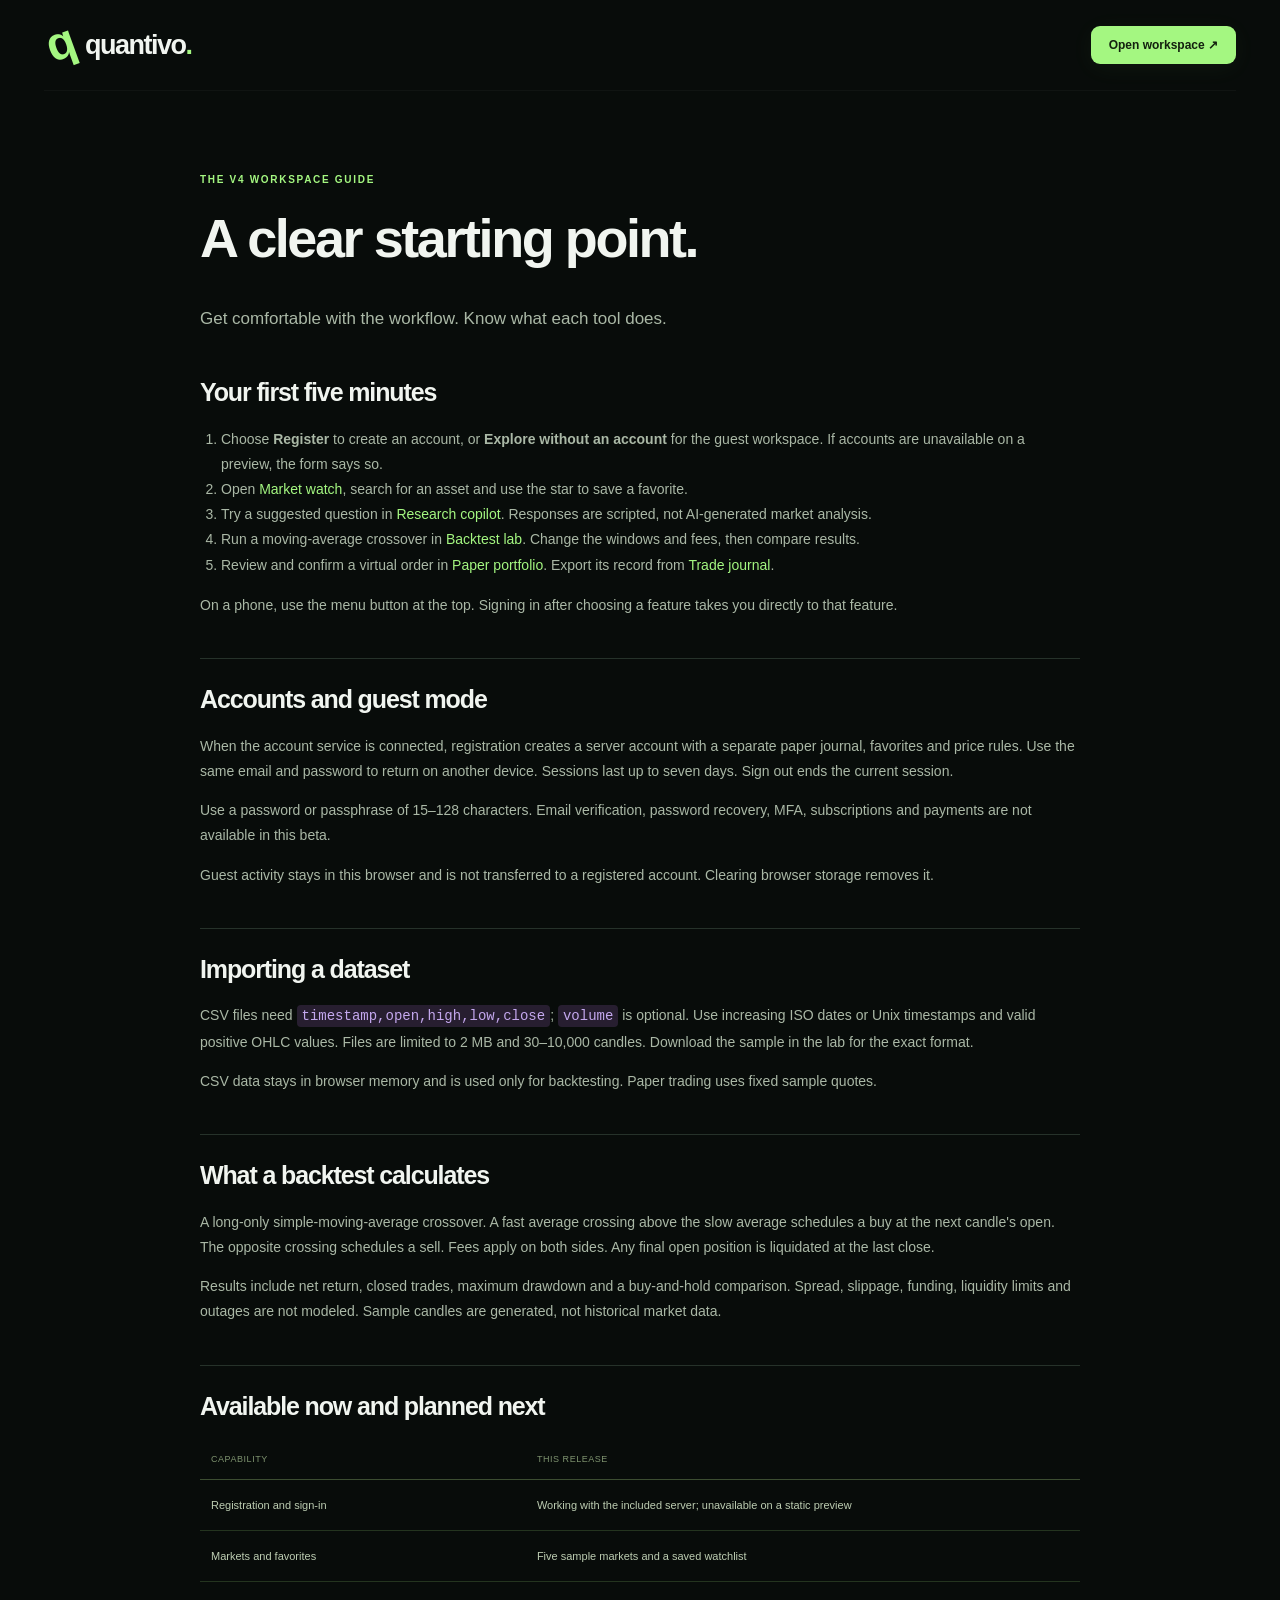
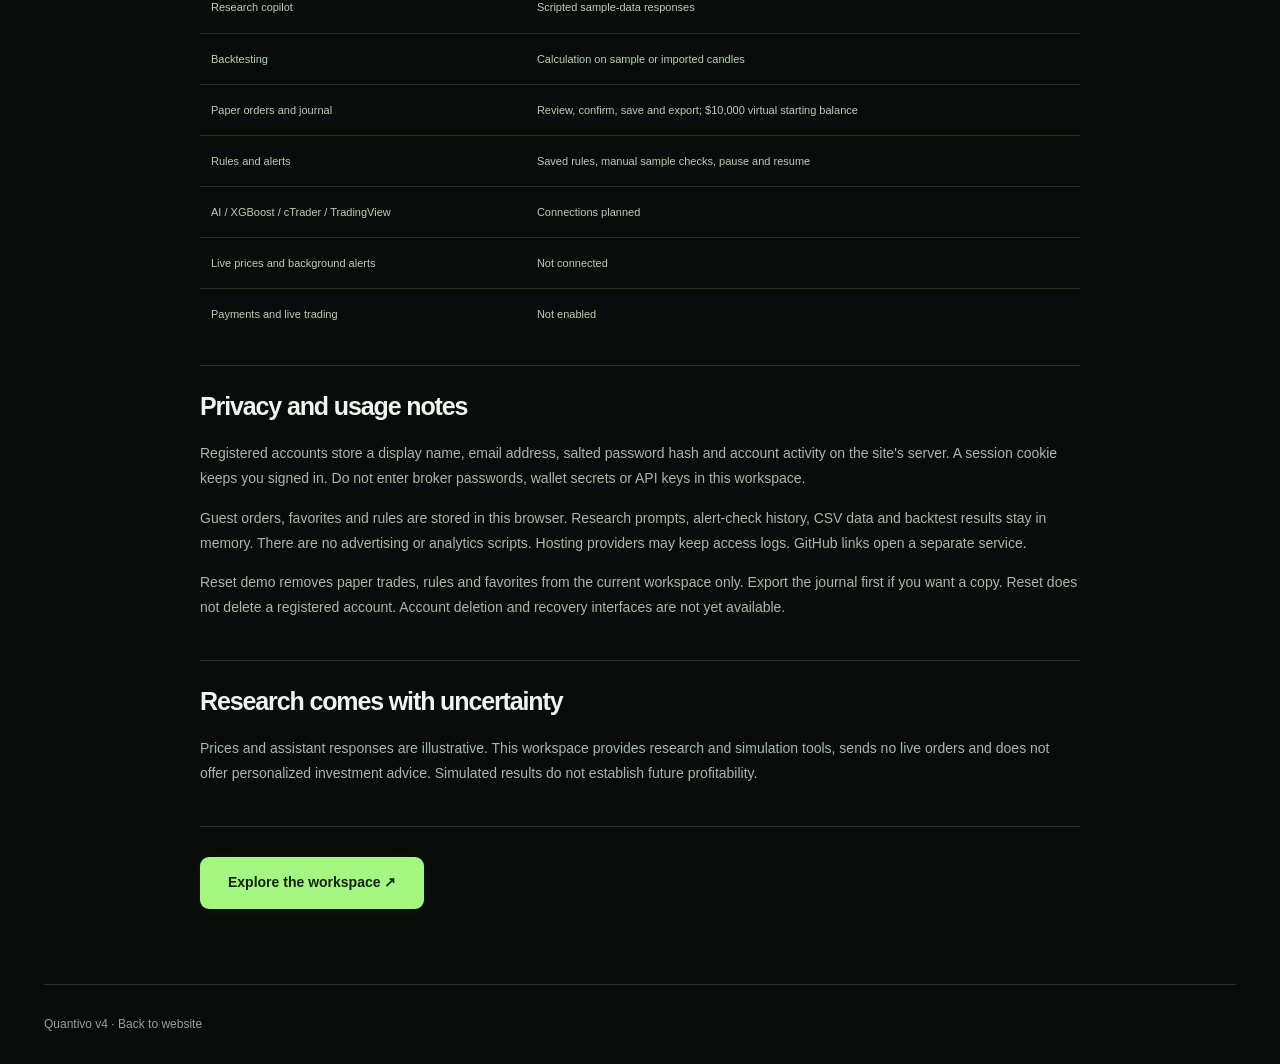
<file: guide.html>
<!doctype html>
<html lang="en"><head><meta charset="utf-8"><meta name="viewport" content="width=device-width,initial-scale=1"><meta name="theme-color" content="#080c0a"><title>Quantivo — Getting started</title><link rel="icon" href="assets/favicon.svg"><link rel="stylesheet" href="styles.css?v=4.0.0"><link rel="stylesheet" href="auth.css?v=4.0.0"></head>
<body class="guide-body"><header class="site-header wrap"><a class="brand" href="index.html"><span class="brand-symbol">q</span>quantivo<span class="brand-period">.</span></a><a class="button small primary" href="workspace.html">Open workspace ↗</a></header>
<main class="wrap guide-content"><span class="eyebrow lime">THE V4 WORKSPACE GUIDE</span><h1>A clear starting point.</h1><p class="lead">Get comfortable with the workflow. Know what each tool does.</p>
<section><h2>Your first five minutes</h2><ol>
<li>Choose <strong>Register</strong> to create an account, or <strong>Explore without an account</strong> for the guest workspace. If accounts are unavailable on a preview, the form says so.</li>
<li>Open <a href="workspace.html?view=markets">Market watch</a>, search for an asset and use the star to save a favorite.</li>
<li>Try a suggested question in <a href="workspace.html?view=research">Research copilot</a>. Responses are scripted, not AI-generated market analysis.</li>
<li>Run a moving-average crossover in <a href="workspace.html?view=backtest">Backtest lab</a>. Change the windows and fees, then compare results.</li>
<li>Review and confirm a virtual order in <a href="workspace.html?view=portfolio">Paper portfolio</a>. Export its record from <a href="workspace.html?view=journal">Trade journal</a>.</li>
</ol><p>On a phone, use the menu button at the top. Signing in after choosing a feature takes you directly to that feature.</p></section>
<section><h2>Accounts and guest mode</h2><p>When the account service is connected, registration creates a server account with a separate paper journal, favorites and price rules. Use the same email and password to return on another device. Sessions last up to seven days. Sign out ends the current session.</p><p>Use a password or passphrase of 15–128 characters. Email verification, password recovery, MFA, subscriptions and payments are not available in this beta.</p><p>Guest activity stays in this browser and is not transferred to a registered account. Clearing browser storage removes it.</p></section>
<section><h2>Importing a dataset</h2><p>CSV files need <code>timestamp,open,high,low,close</code>; <code>volume</code> is optional. Use increasing ISO dates or Unix timestamps and valid positive OHLC values. Files are limited to 2 MB and 30–10,000 candles. Download the sample in the lab for the exact format.</p><p>CSV data stays in browser memory and is used only for backtesting. Paper trading uses fixed sample quotes.</p></section>
<section><h2>What a backtest calculates</h2><p>A long-only simple-moving-average crossover. A fast average crossing above the slow average schedules a buy at the next candle's open. The opposite crossing schedules a sell. Fees apply on both sides. Any final open position is liquidated at the last close.</p><p>Results include net return, closed trades, maximum drawdown and a buy-and-hold comparison. Spread, slippage, funding, liquidity limits and outages are not modeled. Sample candles are generated, not historical market data.</p></section>
<section id="limitations"><h2>Available now and planned next</h2><div class="table-scroll"><table><thead><tr><th>Capability</th><th>This release</th></tr></thead><tbody>
<tr><td>Registration and sign-in</td><td>Working with the included server; unavailable on a static preview</td></tr><tr><td>Markets and favorites</td><td>Five sample markets and a saved watchlist</td></tr><tr><td>Research copilot</td><td>Scripted sample-data responses</td></tr><tr><td>Backtesting</td><td>Calculation on sample or imported candles</td></tr><tr><td>Paper orders and journal</td><td>Review, confirm, save and export; $10,000 virtual starting balance</td></tr><tr><td>Rules and alerts</td><td>Saved rules, manual sample checks, pause and resume</td></tr><tr><td>AI / XGBoost / cTrader / TradingView</td><td>Connections planned</td></tr><tr><td>Live prices and background alerts</td><td>Not connected</td></tr><tr><td>Payments and live trading</td><td>Not enabled</td></tr>
</tbody></table></div></section>
<section id="privacy"><h2>Privacy and usage notes</h2><p>Registered accounts store a display name, email address, salted password hash and account activity on the site's server. A session cookie keeps you signed in. Do not enter broker passwords, wallet secrets or API keys in this workspace.</p><p>Guest orders, favorites and rules are stored in this browser. Research prompts, alert-check history, CSV data and backtest results stay in memory. There are no advertising or analytics scripts. Hosting providers may keep access logs. GitHub links open a separate service.</p><p>Reset demo removes paper trades, rules and favorites from the current workspace only. Export the journal first if you want a copy. Reset does not delete a registered account. Account deletion and recovery interfaces are not yet available.</p></section>
<section><h2>Research comes with uncertainty</h2><p>Prices and assistant responses are illustrative. This workspace provides research and simulation tools, sends no live orders and does not offer personalized investment advice. Simulated results do not establish future profitability.</p></section>
<a class="button primary" href="workspace.html">Explore the workspace ↗</a></main><footer class="wrap guide-footer">Quantivo v4 · <a href="index.html">Back to website</a></footer></body></html>
</file>
<file: styles.css>
@charset "UTF-8";
:root{color-scheme:dark;--bg:#080c0a;--panel:#101612;--panel2:#151c18;--line:#26322a;--text:#f1f5f0;--muted:#95a297;--lime:#a4f781;--purple:#ad95ed;--red:#f29a9b;--radius:20px;--font:Inter,"Segoe UI",Arial,sans-serif}
*{box-sizing:border-box}html{scroll-behavior:smooth;scroll-padding-top:95px}body{margin:0;background:var(--bg);color:var(--text);font-family:var(--font);font-size:15px;line-height:1.65;-webkit-font-smoothing:antialiased}button,input,select,textarea{font:inherit}button,a,input,select,summary,textarea{-webkit-tap-highlight-color:transparent}button{cursor:pointer}button:disabled{cursor:not-allowed;opacity:.5}a{color:inherit;text-decoration:none}button{color:inherit}button:focus-visible,a:focus-visible,input:focus-visible,textarea:focus-visible,select:focus-visible,summary:focus-visible{outline:2px solid var(--lime);outline-offset:5px}h1,h2,h3,p{margin-top:0}h1,h2,h3{line-height:1.12;letter-spacing:-.045em;font-weight:600}p{color:var(--muted)}img,svg{max-width:100%}button{border:0}svg{display:block}::selection{background:var(--lime);color:#10160d}[hidden]{display:none!important}.wrap{width:min(1200px,calc(100% - 88px));margin-inline:auto}.section{padding-block:110px}.lime{color:var(--lime)!important}.purple{color:var(--purple)!important}.negative{color:var(--red)!important}.positive{color:var(--lime)!important}.muted-text{color:#909b92}.subtle{color:var(--muted)}.eyebrow{font-size:10px;letter-spacing:.17em;font-weight:650}.eyebrow-pill{display:inline-flex;align-items:center;gap:10px;border:1px solid #32402d;border-radius:30px;background:#14201199;padding:6px 8px 6px 14px;font-size:10px;letter-spacing:.13em;color:#c6d6c2}.eyebrow-pill>span{border:1px solid #415239;background:#273c21;padding:0 7px;border-radius:15px;color:var(--lime);letter-spacing:.05em}.status-dot{width:6px;height:6px;display:inline-block;flex-shrink:0;border-radius:50%;background:var(--lime);box-shadow:0 0 9px #a4f78155}.button{display:inline-flex;align-items:center;justify-content:center;gap:24px;padding:15px 27px;border-radius:9px;font-weight:600;font-size:14px;line-height:1.4;transition:background .18s,transform .18s,box-shadow .18s;border:1px solid transparent;white-space:nowrap}.button:hover{transform:translateY(-2px)}.button.primary{background:var(--lime);color:#13210e;box-shadow:0 4px 25px #a4f7810c}.button.primary:hover{background:#b9ff9d;box-shadow:0 8px 30px #a4f78120}.button.secondary{border-color:#384436;background:#14201577;color:var(--text)}.button.secondary:hover{background:#223020}.button.small{padding:10px 17px;font-size:12px;gap:15px}.button.danger{color:var(--red);border-color:#673b3c;background:#31191c}.button.wide{width:100%}.text-link{color:var(--lime);font-size:13px;font-weight:600;display:inline-flex;gap:25px;align-items:center}.text-link:hover{text-decoration:underline}.icon-button{width:33px;height:33px;border:1px solid var(--line);background:var(--panel);display:inline-grid;place-items:center;border-radius:8px;font-size:15px}.tag{font-size:9px;letter-spacing:.075em;line-height:1.4;padding:5px 8px;display:inline-block;white-space:nowrap;border:1px solid;border-radius:5px;font-weight:650}.tag.demo{color:#c3b4ea;border-color:#483e5c;background:#221e2b}.tag.available{color:#b4eb99;border-color:#38512b;background:#1b2916}.tag.muted{color:#9fa99f;border-color:#354036;background:#1a211c}.tag.warning{color:#edce8b;border-color:#584929;background:#2a2419}.brand{display:inline-flex;align-items:center;font-size:27px;letter-spacing:-1.5px;font-weight:650;line-height:1;white-space:nowrap}.brand-symbol{display:inline-grid;place-items:center;width:30px;height:34px;font-size:47px;line-height:.6;font-weight:700;color:var(--lime);font-family:Arial,sans-serif;letter-spacing:-3px;transform:rotate(-20deg);margin-right:11px;margin-top:-4px}.brand-symbol.tiny{width:18px;height:23px;font-size:30px;margin-right:6px}.brand-period{color:var(--lime)}.site-header{height:91px;display:flex;align-items:center;justify-content:space-between;position:relative;z-index:20;border-bottom:1px solid #ffffff08;gap:25px}.site-nav{display:flex;gap:29px;align-items:center}.site-nav>a{font-size:12px;color:#bac3bc;transition:color .2s}.site-nav>a:hover{color:var(--lime)}.menu-toggle{display:none}.skip-link{position:fixed;top:-70px;left:20px;z-index:500;background:var(--lime);color:#12200d;padding:10px 20px}.skip-link:focus{top:12px}.hero{position:relative;overflow:hidden;padding-top:56px;background:radial-gradient(ellipse at 50% 65%,#47347522,transparent 64%)}.hero-grid{position:absolute;inset:30px 0 auto;height:500px;opacity:.14;background-image:linear-gradient(#6b7a622e 1px,transparent 1px),linear-gradient(90deg,#6b7a622e 1px,transparent 1px);background-size:90px 70px;transform:perspective(500px) rotateX(43deg) scale(1.7);mask-image:linear-gradient(transparent,#000,transparent);pointer-events:none}.hero-copy{position:relative;text-align:center;z-index:1}.hero h1{font-size:clamp(46px,6.15vw,87px);line-height:1.05;letter-spacing:-.063em;margin:24px 0 22px;font-weight:600}.gradient-text{background:linear-gradient(110deg,#d8ffbe 4%,#a3ed88 55%,#81beaf 100%);background-clip:text;-webkit-background-clip:text;color:transparent}.hero-copy>p{font-size:16px;line-height:1.65;color:#a3aea5;margin-bottom:25px}.hero-actions{display:flex;gap:13px;justify-content:center}.hero-actions .primary{min-width:197px}.play-icon{font-size:18px;line-height:1}.hero-notes{font-size:10px;color:#78887a;display:flex;gap:22px;justify-content:center;margin:18px 0 42px}.hero-stage{position:relative;padding-bottom:49px}.stage-halo{position:absolute;inset:-70px 0 50px;background:radial-gradient(ellipse,#6751a450 0%,#573c8630 35%,transparent 68%);filter:blur(45px);pointer-events:none}.product-preview{position:relative;background:#0c110eea;border:1px solid #565f535e;border-radius:15px;box-shadow:0 0 0 7px #8881aa0a,0 28px 70px #0007;overflow:hidden}.preview-topbar{height:42px;border-bottom:1px solid #35422e6b;display:flex;align-items:center;gap:17px;padding:0 18px;font-size:10px;color:#c5cec4;background:#17201755}.preview-topbar>.tag{margin-left:auto;font-size:8px}.window-dots{display:flex;gap:5px}.window-dots i{width:6px;height:6px;background:#547044;border-radius:50%}.window-dots i:first-child{background:#826051}.window-dots i:nth-child(2){background:#918045}.preview-layout{display:grid;grid-template-columns:176px 1fr 239px;min-height:365px}.preview-sidebar{border-right:1px solid #27302a;padding:22px 13px;display:flex;flex-direction:column;gap:5px;font-size:10px}.mini-brand{display:flex;align-items:center;font-size:12px;letter-spacing:-.3px;margin:0 0 19px 7px;color:#d5ded0}.preview-sidebar>a{display:flex;align-items:center;gap:9px;padding:7px 10px;border-radius:5px;color:#8e9b91}.preview-sidebar>a.selected{color:var(--lime);background:#26382080}.preview-sidebar>a:hover{color:var(--lime)}.preview-user{display:flex;align-items:center;gap:9px;font-size:10px;padding-top:19px;margin-top:auto;color:#c4cfc1}.preview-user small{display:block;font-size:8px;color:#808d81;margin-top:2px}.avatar{display:grid;place-items:center;flex-shrink:0;width:29px;height:29px;border-radius:50%;font-size:11px;background:#353b32;color:#d7e8ce}.preview-main{padding:23px 22px}.preview-greeting{display:flex;justify-content:space-between;align-items:flex-start;gap:12px}.preview-greeting h2{font-size:20px;line-height:1.18;letter-spacing:-.65px;margin:6px 0 19px}.preview-greeting .eyebrow{font-size:7px;color:#939b91}.preview-greeting .tag{font-size:7px}.preview-metrics{display:grid;grid-template-columns:1.25fr 1fr 1fr;gap:15px;margin-bottom:19px}.preview-metrics>div>span{font-size:8px;color:#8e9b90;display:block}.preview-metrics strong{font-size:21px;letter-spacing:-.6px;line-height:1.8}.preview-metrics strong>span{font-size:15px;color:#7f8b7d}.preview-metrics strong>small{font-size:9px;color:#91a08f;letter-spacing:0;font-weight:400}.preview-chart-card{padding:13px 14px 9px;border:1px solid #293229;border-radius:8px;background:#10171088}.chart-heading{display:flex;justify-content:space-between;gap:14px;align-items:center}.asset-heading{display:flex;align-items:center;gap:9px}.asset-heading strong{font-size:12px}.asset-heading small{display:block;color:var(--muted);font-size:8px;margin-top:1px}.token{width:26px;height:26px;flex-shrink:0;border-radius:50%;display:inline-grid;place-items:center;font-size:15px;font-weight:600}.token.btc{background:#7152234d;color:#e6b260}.token.eth{background:#4a48784d;color:#b6aff0}.token.sol{background:#36685a4d;color:#8ce9c8}.token.bnb{background:#5b4f224d;color:#e8cd64}.token.xrp{background:#4451544d;color:#c9dfe5}.chart-price{text-align:right;line-height:1.6}.chart-price strong{font-size:15px;display:block;letter-spacing:-.3px}.chart-price span{font-size:7px}.chart-periods{display:flex;gap:3px;margin-top:7px}.chart-periods button{font-size:8px;padding:3px 8px;border-radius:4px;background:transparent;color:#83907e}.chart-periods button.active{background:#26321f;color:var(--lime)}.hero-chart{height:124px}.chart-caption{display:flex;justify-content:space-between;font-size:7px;color:#808d7f;margin-top:7px}.chart-caption a{color:var(--lime)}.data-chart{width:100%;height:100%;overflow:visible}.data-chart text{fill:#788677;font:9px var(--font)}.preview-copilot{margin:20px 15px 20px 0;border:1px solid #6d5b9440;border-radius:9px;padding:15px 12px;background:linear-gradient(155deg,#33274250,#171d1a88 60%);display:flex;flex-direction:column;gap:11px}.copilot-heading{display:flex;gap:9px;align-items:center;font-size:10px;font-weight:600;margin-bottom:7px}.copilot-heading .status-dot{margin-left:auto;width:4px;height:4px}.copilot-heading small{font-size:8px;color:#8f819f;display:block;font-weight:400}.ai-spark{width:27px;height:27px;display:grid;place-items:center;background:#4d3b6755;color:#c7adf8;border:1px solid #78619266;border-radius:7px;font-size:19px;flex-shrink:0}.mini-chat{font-size:9px;border-radius:7px;padding:10px;line-height:1.7}.mini-chat.user{background:#222c24;color:#bfcbbb;margin-left:14px}.mini-chat.assistant{padding:5px 1px;color:#c4cec1}.mini-chat p{font-size:9px;margin:7px 0}.check-row{color:#9eb697;font-size:8px;padding:3px 0}.research-result{font-size:9px;border:1px solid #34452d;background:#1f2b1b88;border-radius:6px;padding:10px}.research-result>span{color:#c5deb7}.research-result small{display:block;font-size:8px;color:#7e9b70;margin-top:4px}.research-result b{float:right;color:var(--lime)}.mini-input{margin-top:auto;border:1px solid #35432f;border-radius:6px;font-size:8px;color:#8a9782;padding:9px}.mini-input span{float:right;color:var(--lime)}.preview-marketbar{border-top:1px solid #27342a;display:grid;grid-template-columns:repeat(5,1fr);padding:9px 18px;gap:10px}.preview-marketbar button{display:flex;align-items:center;justify-content:center;gap:7px;background:transparent;border:1px solid transparent;padding:7px 2px;font-size:10px;border-radius:6px;color:#adb8a9;transition:background .2s}.preview-marketbar button .token{width:20px;height:20px;font-size:11px}.preview-marketbar button small{font-size:8px;color:#657762}.preview-marketbar button.active{background:#202e1c;border-color:#405937;color:#d9edcb}.floating-note{position:absolute;left:-18px;bottom:23px;border:1px solid #42513e;background:#172217e8;backdrop-filter:blur(12px);padding:12px 18px;border-radius:10px;display:flex;align-items:center;gap:12px;box-shadow:0 10px 35px #0005;font-size:11px}.floating-note small{display:block;color:#90a086;font-size:9px;margin-top:2px}.round-check{border-radius:50%;width:27px;height:27px;background:#344e29;color:var(--lime);display:grid;place-items:center}.foundation{text-align:center;border-bottom:1px solid var(--line);padding:35px 0 50px}.foundation>span{font-size:9px;letter-spacing:.2em;color:#748071}.foundation>div{font-size:20px;letter-spacing:-.5px;color:#d1dbcc;margin:17px 0 9px}.foundation i{font-style:normal;font-size:14px;margin:0 24px;color:#527243}.foundation p{font-size:11px;margin:0;color:#73816e}.section-heading h2,.split-heading h2,.control-copy h2{font-size:clamp(33px,3.9vw,52px);line-height:1.13;margin:18px 0}.section-heading p{font-size:14px}.section-heading.centered{text-align:center;max-width:670px;margin:0 auto 42px}.feature-tabs{display:flex;justify-content:center;gap:9px;margin-bottom:24px;flex-wrap:wrap}.feature-tabs button{background:#121913;border:1px solid #27312a;color:#9ba898;border-radius:25px;padding:10px 24px;font-size:12px}.feature-tabs button.active{background:#23361c;color:var(--lime);border-color:#557445}.feature-spotlight{display:grid;grid-template-columns:1fr 1fr;min-height:422px;border:1px solid #3e364b;background:radial-gradient(ellipse at 88% 10%,#46336630,transparent 65%),#121612;border-radius:20px;overflow:hidden}.spotlight-copy{padding:49px 47px}.spotlight-copy h3{font-size:34px;margin:22px 0 18px}.spotlight-copy>p{font-size:13px;max-width:355px;line-height:1.8}.check-list{list-style:none;padding:0;font-size:12px;color:#b1bdac;margin:22px 0}.check-list li{padding:4px 0}.check-list li::before{content:'✓';color:var(--lime);margin-right:10px}.spotlight-visual{position:relative;display:flex;justify-content:center;align-items:center;padding:35px 48px;isolation:isolate}.spotlight-visual:before{content:'';position:absolute;inset:10%;background:radial-gradient(ellipse,#57427365,transparent 65%);z-index:-1}.orb{position:absolute;width:205px;height:205px;border:1px solid #aa8be855;border-radius:50%;right:-22px;top:-23px;box-shadow:inset -10px -10px 65px #8557ba3b,0 0 55px #704ca024;background:radial-gradient(circle at 25% 20%,#7c9f6e33,transparent 60%);display:grid;place-items:center;font-size:115px;font-weight:500;color:#bba1e52b;transform:rotate(-15deg)}.conversation-card{position:relative;background:linear-gradient(145deg,#251f31,#111812);border:1px solid #5a4968;border-radius:13px;padding:22px;box-shadow:0 25px 65px #0008;width:100%;max-width:370px}.conversation-header{display:flex;align-items:center;gap:9px;font-size:12px}.conversation-header .tag{margin-left:auto;font-size:7px}.example-question{background:#32303b;border:1px solid #49434f;border-radius:9px;padding:13px;font-size:12px;line-height:1.65;margin:23px 0 19px}.example-answer{font-size:12px;line-height:1.8;margin-bottom:19px}.example-answer>p{font-size:11px;margin:8px 0;color:#a0aa9e}.conversation-card .button{font-size:10px;padding:9px 13px}.capability-grid{display:grid;grid-template-columns:repeat(3,1fr);gap:17px;margin-top:19px}.capability-card{display:block;position:relative;padding:30px 26px 21px;border:1px solid #2b352d;border-radius:14px;background:linear-gradient(135deg,#16201699,#101611);transition:transform .2s,border-color .2s}.capability-card:hover{transform:translateY(-4px);border-color:#597147}.card-icon{display:grid;place-items:center;width:39px;height:39px;border:1px solid #415438;border-radius:10px;color:var(--lime);background:#29392255;font-size:22px;margin-bottom:32px}.card-arrow{position:absolute;right:26px;top:32px;color:#6e8165}.capability-card h3{font-size:20px;margin-bottom:13px}.capability-card p{font-size:12px;line-height:1.85;min-height:67px}.card-foot{border-top:1px solid #29382b;display:flex;justify-content:space-between;padding-top:17px;font-size:8px;letter-spacing:.06em;color:#b5c0ae}.card-foot>span{font-size:7px;color:#7f9476;letter-spacing:0}.evidence-section{background:#0e140f;border-block:1px solid #1f2d20}.split-heading{display:flex;justify-content:space-between;align-items:flex-end;gap:60px}.split-heading>p{max-width:300px;font-size:14px;margin-bottom:24px}.steps{display:grid;grid-template-columns:repeat(3,1fr);gap:50px;margin-top:55px}.steps>article{position:relative;border-top:1px solid #3d4b36;padding-top:28px}.step-number{color:#8bab7b;font-size:12px;letter-spacing:.1em}.step-art{height:100px;display:flex;align-items:center;gap:8px;position:relative}.file-chip,.prompt-chip,.approve-chip{border:1px solid #526448;background:#1d2b18;border-radius:8px;padding:9px 13px;font-size:10px;color:#cfdfc5;box-shadow:0 7px 20px #0002}.file-chip b{color:var(--lime);margin-left:23px}.file-chip.dim{font-size:8px;color:#7d9571;border-style:dashed;background:transparent}.prompt-chip{background:#2b2235;border-color:#5c456e;color:#c5b3da}.approve-chip{color:var(--lime)}.steps h3{font-size:21px;letter-spacing:-.7px;margin-bottom:12px}.steps p{font-size:12px;max-width:290px;line-height:1.9}.connection-grid{display:grid;grid-template-columns:repeat(4,1fr);gap:17px}.connection-card{text-align:center;padding:31px 20px;border:1px solid #2e3830;border-radius:13px;background:#101712;transition:border-color .2s}.connection-card:hover{border-color:#697959}.connection-icon{display:grid;place-items:center;height:50px;width:50px;border:1px solid #3e4b3c;background:#1c241d;border-radius:14px;margin:0 auto 25px;font-size:23px;font-weight:500;letter-spacing:-1px}.connection-card h3{font-size:18px;margin-bottom:14px}.connection-card p{font-size:11px;line-height:1.9;min-height:43px;margin-bottom:22px}.connection-card .tag{font-size:8px}.control-section{border:1px solid #35402f;border-radius:19px;background:radial-gradient(ellipse at 100% 30%,#34472444,transparent 60%),#11170f;padding:55px;display:grid;grid-template-columns:1fr 1fr;gap:50px;overflow:hidden}.control-copy>p{font-size:13px;line-height:1.9;max-width:360px}.control-copy>.text-link{margin-top:14px}.control-visual{min-height:295px;position:relative;display:grid;place-items:center}.orbit-ring{position:absolute;border:1px solid #52674044;border-radius:50%;width:230px;height:230px}.ring-two{width:330px;height:330px;border-style:dashed;transform:rotate(-15deg)}.control-center{position:relative;width:104px;height:114px;clip-path:polygon(50% 0,94% 20%,90% 72%,50% 100%,10% 72%,6% 20%);background:linear-gradient(135deg,#759f4b77,#152515);color:var(--lime);display:grid;place-items:center;font-size:50px}.orbit-label{position:absolute;font-size:10px;background:#1d2b17;border:1px solid #3b512f;padding:8px 12px;border-radius:7px;color:#b6cba5;box-shadow:0 10px 30px #0004}.label-one{top:26px;left:0}.label-two{top:81px;right:-8px}.label-three{bottom:44px;left:0}.label-four{bottom:20px;right:-10px}.faq-section{display:grid;grid-template-columns:1fr 1.5fr;gap:80px}.faq-section .section-heading>p{margin-bottom:30px}.faq-list details{border-bottom:1px solid #2c382b;padding:20px 0}.faq-list details:first-child{padding-top:2px}.faq-list summary{cursor:pointer;font-size:14px;font-weight:500;list-style:none;display:flex;justify-content:space-between;align-items:center;gap:25px}.faq-list summary::-webkit-details-marker{display:none}.faq-list summary:after{content:'+';font-size:20px;color:#8ca27e;font-weight:300}.faq-list details[open] summary:after{content:'−'}.faq-list p{font-size:12px;line-height:1.9;margin:15px 32px 3px 0}.final-cta{position:relative;text-align:center;padding:76px 25px 72px;border:1px solid #454251;border-radius:20px;background:#111410;overflow:hidden;isolation:isolate}.cta-glow{position:absolute;inset:-10% 0;background:radial-gradient(ellipse at 50% 140%,#7a5b9e70,transparent 60%),radial-gradient(ellipse at 0 0,#54723d33,transparent 50%);z-index:-1}.final-cta h2{font-size:clamp(38px,4.5vw,59px);margin:20px 0 30px}.final-cta .eyebrow{color:#a5b29b}.final-cta>p{font-size:11px;margin:17px 0 0}.site-footer{padding-top:90px}.footer-top{display:grid;grid-template-columns:2fr repeat(3,1fr);gap:40px;padding-bottom:44px}.footer-top>div>p{font-size:12px;margin:22px 0}.footer-top h3{font-size:11px;letter-spacing:0;margin-bottom:21px;color:#ccd6c5}.footer-top>div>a:not(.brand){display:block;font-size:11px;color:#8c9a86;margin:9px 0}.footer-top>div>a:hover{color:var(--lime)}.footer-bottom{display:flex;justify-content:space-between;gap:15px;border-top:1px solid #293227;padding:23px 0 10px;font-size:10px;color:#86967e}.release-mark{font-size:9px;letter-spacing:.15em;color:var(--lime)}.risk-note{font-size:9px;line-height:1.9;color:#687661;padding-bottom:25px;margin:0}.guide-content{max-width:880px;padding-block:75px}.guide-content h1{font-size:54px;margin-top:17px}.guide-content .lead{font-size:17px}.guide-content section{padding-block:26px;border-bottom:1px solid var(--line)}.guide-content section:last-of-type{margin-bottom:30px}.guide-content h2{font-size:25px}.guide-content p,.guide-content li{font-size:14px;line-height:1.9;color:#aab8a6}.guide-content a:not(.button){color:var(--lime)}.guide-content ol{padding-left:21px}.guide-content code{color:#c4a8ee;background:#271e30;padding:3px 5px;border-radius:4px}.guide-footer{border-top:1px solid var(--line);padding-block:30px;font-size:12px;color:var(--muted)}
/* Workspace */
.app-shell{display:grid;grid-template-columns:218px minmax(0,1fr);min-height:100vh}.app-sidebar{padding:31px 17px 20px;background:#0d140f;border-right:1px solid #263127;display:flex;flex-direction:column;height:100vh;position:sticky;top:0}.app-sidebar>.brand{font-size:25px;margin:0 12px 28px}.workspace-switch{display:flex;align-items:center;justify-content:space-between;gap:7px;font-size:10px;padding:10px 9px;border:1px solid #2f3a2c;border-radius:7px;color:#acbca3;margin:0 0 27px}.workspace-switch .tag{font-size:7px;padding:3px 5px}.nav-group-label{font-size:8px;letter-spacing:.13em;color:#667661;margin:0 10px 11px}.app-sidebar nav{display:flex;flex-direction:column;gap:5px}.app-sidebar nav>a{display:flex;align-items:center;gap:11px;padding:11px 13px;font-size:15px;color:#889780;border-radius:7px}.app-sidebar nav>a>span{font-size:12px}.app-sidebar nav>a:hover{background:#1c2819;color:#c3d6b7}.app-sidebar nav>a.active{background:#23341b;color:var(--lime)}.sidebar-bottom{margin-top:auto;padding-top:30px}.sidebar-bottom>a{display:block;font-size:11px;color:#889a7d;padding:8px 10px}.sidebar-bottom .preview-user{border-top:1px solid #2a3726;padding-left:8px;margin-top:14px}.app-content{min-width:0;background:radial-gradient(ellipse at 90% 0,#33273c20,transparent 45%),#0a100b}.app-topbar{height:73px;border-bottom:1px solid #283124;display:flex;justify-content:space-between;align-items:center;padding:0 32px;font-size:12px;gap:16px}.app-top-actions{display:flex;align-items:center;gap:14px}.app-top-actions .tag{font-size:8px}.small-avatar{width:27px;height:27px;font-size:10px}.demo-banner{margin:22px 32px 0;padding:12px 16px;border:1px solid #3c334b;border-radius:8px;background:#241c3060;display:flex;gap:13px;align-items:center;color:var(--purple)}.demo-banner>p{font-size:10px;line-height:1.7;margin:0;color:#9e90b2}.demo-banner strong{color:#c9b7df;font-weight:500}.demo-banner a{color:#c5b3e0;white-space:nowrap}.app-menu{display:none}#app-main{padding:29px 32px 45px;min-height:calc(100vh - 203px)}.page-heading{display:flex;justify-content:space-between;align-items:center;gap:20px;margin-bottom:26px}.page-heading h1{font-size:31px;letter-spacing:-1.15px;margin-bottom:8px}.page-heading p{margin:0;font-size:12px;color:#8c9e80}.heading-actions{display:flex;gap:10px;align-items:center}.metric-grid{display:grid;grid-template-columns:repeat(4,1fr);gap:14px;margin-bottom:22px}.metric-card{border:1px solid #2e3a2a;border-radius:10px;background:#141c12;padding:20px}.metric-card>span{font-size:10px;display:block;color:#94a788}.metric-card strong{display:block;font-size:26px;letter-spacing:-1px;line-height:1.8;font-weight:500}.metric-card small{font-size:9px;color:#79916b}.app-grid{display:grid;grid-template-columns:1.65fr 1fr;gap:19px}.panel{background:#11190f;border:1px solid #2d3b28;border-radius:12px;padding:23px;min-width:0}.panel+.panel{margin-top:19px}.app-grid>.panel+.panel{margin-top:0}.panel-heading{display:flex;justify-content:space-between;align-items:center;gap:15px;margin-bottom:21px}.panel-heading h2{font-size:16px;letter-spacing:-.4px;margin:0}.panel-heading p{font-size:10px;margin:4px 0 0}.panel-heading .tag{font-size:8px}.panel-heading a{font-size:10px;color:var(--lime)}.app-chart{height:255px;margin-top:15px}.chart-summary{display:flex;justify-content:space-between;align-items:center}.chart-summary strong{font-size:28px;letter-spacing:-1px}.chart-summary>div>small{font-size:10px;display:block;color:#7e9470}.field-row{display:flex;gap:11px;align-items:end;flex-wrap:wrap}.field-row>label{flex:1;min-width:130px}.field{display:block;margin-bottom:17px}.field>span,.field-row>label>span{display:block;color:#a8b89c;font-size:10px;font-weight:500;margin-bottom:7px}input,select,textarea{color:#d8e7ce;border:1px solid #3b4d32;background:#0b130b;border-radius:7px;padding:10px 12px;font-size:12px;max-width:100%}input:not([type=checkbox]),select{width:100%;min-height:41px}input::placeholder,textarea::placeholder{color:#6f8266}select{cursor:pointer}input[type=file]{padding:8px;font-size:10px}input[type=file]::file-selector-button{background:#283a1f;color:#bde9a4;border:0;border-radius:4px;padding:6px 9px;margin-right:10px;cursor:pointer}.small-select{min-height:32px;font-size:10px;max-width:145px}.asset-selector{display:flex;gap:6px;margin-bottom:15px;flex-wrap:wrap}.asset-selector button{font-size:10px;padding:6px 12px;border:1px solid #35482e;border-radius:5px;background:#182313;color:#94a789}.asset-selector button.active{background:#2a401e;color:var(--lime);border-color:#608b47}.market-row{display:flex;align-items:center;gap:10px;padding:12px 0;border-bottom:1px solid #293c22}.market-row:last-child{border-bottom:0}.market-row .name{font-size:12px;flex:1}.market-row .name>small{display:block;font-size:9px;color:#768b69}.market-row .market-price{font-size:12px;text-align:right}.market-row .market-price>small{font-size:9px;display:block}.market-row button{background:none;border:0;font-size:11px;color:var(--lime);padding:6px}.notice{font-size:10px;color:#91a381;line-height:1.8;border:1px solid #3c492e;background:#1c281666;border-radius:7px;padding:12px 14px;margin:15px 0}.notice.purple-notice{border-color:#4c3d5a;background:#261d3066;color:#b2a2c5}.quick-actions{display:grid;grid-template-columns:repeat(3,1fr);gap:15px;margin-top:20px}.quick-action{display:block;background:#131d10;border:1px solid #304427;border-radius:10px;padding:20px}.quick-action>span{color:var(--lime);font-size:20px}.quick-action h3{font-size:14px;letter-spacing:-.3px;margin:13px 0 9px}.quick-action p{font-size:10px;margin:0}.table-scroll{overflow-x:auto;max-width:100%}table{width:100%;border-collapse:collapse;text-align:left;white-space:nowrap}th{font-size:9px;text-transform:uppercase;letter-spacing:.06em;color:#7e936f;font-weight:500;padding:12px 11px;border-bottom:1px solid #3c4d31}td{font-size:11px;padding:16px 11px;border-bottom:1px solid #24341f;color:#bdcdb2}tr:last-child td{border-bottom:0}.table-asset{display:flex;align-items:center;gap:10px}.table-asset small{display:block;font-size:9px;color:#7f9470}.table-button{background:#22351a;border:1px solid #3b572e;border-radius:5px;padding:5px 9px;font-size:10px;color:var(--lime)}.star-button{background:transparent;font-size:18px;padding:4px 9px;color:#637b55}.star-button[aria-pressed=true]{color:#d9c785}.table-spark{width:87px;height:30px}.table-toolbar{display:flex;gap:12px;align-items:center;margin-bottom:17px}.table-toolbar input{max-width:290px}.checkbox-label{display:flex;align-items:center;gap:8px;font-size:11px;color:#a2b493;white-space:nowrap}.checkbox-label input{accent-color:var(--lime)}.empty-state{text-align:center;padding:48px 16px}.empty-state>span{color:#57734a;font-size:38px}.empty-state h3{font-size:19px;margin:16px 0 10px}.empty-state p{font-size:12px;max-width:360px;margin:0 auto 20px}.research-layout{display:grid;grid-template-columns:1.8fr 1fr;gap:20px}.chat-panel{display:flex;flex-direction:column;min-height:520px}.chat-log{flex:1;max-height:540px;overflow:auto;padding-right:6px;scroll-behavior:smooth}.chat-message{display:flex;gap:11px;margin-bottom:22px;align-items:flex-start}.chat-message>div:last-child{flex:1;min-width:0}.chat-message .message-label{font-size:10px;color:#abb8a0;display:block;margin-bottom:6px}.chat-message p{font-size:12px;line-height:1.9;white-space:pre-line;color:#adbea0;margin-bottom:7px}.chat-message.user{background:#24361c;border:1px solid #344d28;border-radius:8px;padding:12px 15px;margin-left:34px}.chat-message.user p{color:#d3e4c4;margin:0;word-break:break-word}.chat-message.user .message-label{color:#8cb471}.prompt-grid{display:grid;grid-template-columns:1fr 1fr;gap:8px;margin:18px 0}.prompt-grid button{text-align:left;padding:12px;background:#192515;border:1px solid #304426;border-radius:7px;font-size:10px;line-height:1.6;color:#b1c5a3}.prompt-grid button:hover{border-color:#688d51}.chat-form{display:flex;align-items:center;gap:9px;border-top:1px solid #2b3d23;padding-top:17px}.chat-form input{font-size:12px}.chat-form .button{min-height:41px;padding:10px 16px}.chat-disclaimer{font-size:9px;text-align:center;color:#7f756c;margin:10px 0 0}.research-context h3{font-size:15px;letter-spacing:-.4px}.research-context p{font-size:11px}.context-item{display:flex;justify-content:space-between;font-size:11px;padding:13px 0;border-bottom:1px solid #2b3c23;color:#849777}.context-item strong{font-weight:500;color:#c3d7b6}.full-row{grid-column:1/-1}.backtest-form{display:grid;grid-template-columns:repeat(4,minmax(0,1fr));gap:14px}.backtest-form .field{margin-bottom:0}.backtest-data{display:grid;grid-template-columns:1fr 1.5fr;gap:20px;padding-bottom:25px;margin-bottom:24px;border-bottom:1px solid #2f4126}.backtest-data p{font-size:10px;margin:10px 0}.form-actions{display:flex;gap:10px;align-items:center;justify-content:space-between;margin-top:23px;flex-wrap:wrap}.form-error{font-size:11px;color:var(--red);margin:12px 0 0}.result-section{margin-top:25px}.chart-legend{display:flex;gap:20px;font-size:10px;color:#8fa07e}.chart-legend i{width:7px;height:7px;background:var(--lime);display:inline-block;border-radius:50%;margin-right:7px}.chart-legend i.purple-dot{background:var(--purple)}.strategy-templates{display:flex;gap:8px;flex-wrap:wrap;margin:15px 0 20px}.strategy-templates button{font-size:10px;color:#b5a7cc;border:1px solid #574766;background:#2b2035;border-radius:5px;padding:7px 11px}.order-layout{display:grid;grid-template-columns:1fr 1.35fr;gap:20px}.order-estimate{padding:13px;border-radius:7px;background:#192514;border:1px solid #304525;margin-bottom:18px}.order-estimate>div{display:flex;justify-content:space-between;font-size:11px;padding:4px 0;color:#89a078}.order-estimate strong{font-weight:500;color:#c4d6b8}.rule-card{padding:18px;border:1px solid #384b2e;border-radius:9px;background:#162010;display:flex;justify-content:space-between;align-items:center;gap:15px;margin-top:12px}.rule-card h3{font-size:13px;letter-spacing:0;margin:0 0 5px}.rule-card p{font-size:10px;margin:0}.rule-actions{display:flex;gap:7px;align-items:center;flex-wrap:wrap}.rule-actions button{font-size:9px;white-space:nowrap}.rules-layout{display:grid;grid-template-columns:1fr 1.5fr;gap:20px}.alert-list{margin-top:24px}.alert-item{border-left:2px solid var(--lime);background:#1a2715;padding:10px 13px;margin-bottom:9px;font-size:11px;color:#c1d1b3}.alert-item small{display:block;font-size:9px;color:#7f986e;margin-top:4px}.app-connections{display:grid;grid-template-columns:repeat(3,1fr);gap:16px}.app-connection{border:1px solid #32462a;border-radius:10px;padding:24px;background:#121d0f;display:flex;flex-direction:column;align-items:flex-start}.app-connection .connection-icon{margin:0 0 20px}.app-connection h2{font-size:20px}.app-connection p{font-size:11px;flex:1}.app-connection .tag{margin-bottom:19px;font-size:8px}.app-connection .button{font-size:10px}.app-footer{border-top:1px solid #283a22;padding:15px 32px;display:flex;justify-content:space-between;gap:20px;color:#6d865f;font-size:9px}.toast{position:fixed;right:24px;bottom:24px;z-index:400;background:#273e1d;border:1px solid #648c4b;box-shadow:0 15px 50px #0008;color:#d4f4be;border-radius:10px;max-width:min(420px,calc(100vw - 40px));padding:15px 21px;font-size:12px}.toast.error{background:#382020;border-color:#80514c;color:#f8d0c8}dialog{background:#141e10;border:1px solid #556d43;border-radius:15px;padding:0;color:var(--text);width:min(480px,calc(100% - 34px));max-height:85vh;box-shadow:0 40px 100px #000a}dialog::backdrop{background:#030603bc;backdrop-filter:blur(6px)}.dialog-content{padding:29px}.dialog-content h2{font-size:25px;margin-bottom:16px}.dialog-content>p{font-size:12px;line-height:1.9}.dialog-actions{display:flex;justify-content:flex-end;gap:10px;margin-top:22px}.dialog-content .notice{margin-top:22px}.noscript{position:fixed;inset:20px;background:#1c2617;padding:30px;z-index:1000}.export-actions{display:flex;gap:10px;flex-wrap:wrap}
@media(min-width:1550px){.hero h1{font-size:88px}.hero-copy{padding-top:16px}.hero-chart{height:153px}}
@media(max-width:1150px){.wrap{width:calc(100% - 58px)}.site-nav{gap:19px}.site-nav>a{font-size:11px}.preview-layout{grid-template-columns:151px 1fr 210px}.preview-main{padding:20px 16px}.preview-copilot{padding:12px 10px}.preview-metrics strong{font-size:18px}.preview-sidebar{padding:20px 10px}.preview-sidebar>a{font-size:9px}.spotlight-copy{padding:38px 33px}.spotlight-visual{padding:30px}.card-foot{gap:10px;flex-wrap:wrap}.app-shell{grid-template-columns:195px minmax(0,1fr)}.app-sidebar{padding-inline:12px}.app-topbar{padding-inline:22px}.demo-banner{margin-inline:22px}#app-main{padding-inline:22px}.app-grid{grid-template-columns:1.45fr 1fr}.metric-card{padding:16px}.metric-card strong{font-size:22px}.app-connections{grid-template-columns:repeat(2,1fr)}}
@media(max-width:940px){.site-nav{gap:14px}.site-header{gap:16px}.brand{font-size:24px}.preview-layout{grid-template-columns:142px 1fr}.preview-copilot{display:none}.preview-main{padding:22px}.hero-chart{height:153px}.hero h1{font-size:64px}.hero-copy>p{font-size:15px}.preview-marketbar{gap:4px}.preview-marketbar button{font-size:9px}.preview-marketbar button small{display:none}.spotlight-copy h3{font-size:28px}.spotlight-visual{padding:24px}.spotlight-copy{padding:32px}.capability-card{padding:24px 20px}.capability-card h3{font-size:18px;line-height:1.2}.connection-grid{grid-template-columns:repeat(2,1fr)}.connection-card p{min-height:0}.steps{gap:25px}.control-section{padding:35px;gap:15px}.ring-two{width:270px;height:270px}.orbit-label{font-size:8px}.faq-section{gap:45px;grid-template-columns:1fr 1.4fr}.app-shell{grid-template-columns:175px minmax(0,1fr)}.app-sidebar>.brand{font-size:22px;margin-left:6px}.app-sidebar nav>a{gap:8px;padding:10px}.app-sidebar nav>a>span{font-size:11px}.workspace-switch{font-size:8px;padding:8px 6px}.metric-grid{grid-template-columns:repeat(2,1fr)}.app-grid,.order-layout,.research-layout,.rules-layout{grid-template-columns:1fr}.app-grid>.panel+.panel{margin-top:0}.research-context{display:none}.backtest-form{grid-template-columns:repeat(2,1fr)}.quick-actions{gap:10px}.quick-action{padding:16px}.quick-action h3{font-size:12px}.page-heading h1{font-size:28px}}
@media(max-width:720px){.wrap{width:calc(100% - 36px)}.section{padding-block:72px}.site-header{height:77px;gap:15px}.site-header>.brand{margin-right:auto}.header-cta{padding:9px 12px!important;font-size:10px!important}.menu-toggle{display:inline-grid;order:3;width:31px}.site-nav{display:none;position:absolute;top:72px;left:0;right:0;border:1px solid #3a4932;background:#14200ff7;border-radius:10px;padding:18px;box-shadow:0 25px 30px #0005}.site-nav.open{display:flex;flex-direction:column;align-items:stretch;gap:0}.site-nav>a{font-size:13px;padding:11px}.hero{padding-top:43px}.hero h1{font-size:clamp(37px,8.3vw,59px);margin-top:23px;letter-spacing:-.055em}.eyebrow-pill{font-size:8px;letter-spacing:.07em;gap:7px;padding-left:10px}.hero-copy>p{font-size:13px;line-height:1.75;margin-bottom:23px}.hero-actions{gap:9px}.hero-actions .button{padding:13px 17px;font-size:11px;gap:12px;min-width:0}.hero-notes{gap:11px;font-size:8px;margin-bottom:32px}.product-preview{border-radius:10px}.preview-topbar{padding-inline:12px;font-size:8px;gap:10px}.preview-topbar .subtle{display:none}.preview-topbar .tag{font-size:6px;padding:4px}.preview-layout{grid-template-columns:1fr}.preview-sidebar{display:none}.preview-main{padding:18px}.preview-greeting h2{font-size:20px}.preview-metrics{gap:8px}.preview-metrics>div>span{font-size:8px}.preview-metrics strong{font-size:19px}.hero-chart{height:128px}.preview-marketbar{padding:8px;gap:2px}.preview-marketbar button{gap:4px;font-size:0;padding:6px}.preview-marketbar button small{display:block;font-size:8px}.preview-marketbar button .token{width:20px;height:20px}.floating-note{left:12px;bottom:28px;padding:10px 13px;font-size:9px}.floating-note small{font-size:8px}.hero-stage{padding-bottom:55px}.foundation{padding-top:18px;padding-bottom:35px}.foundation>div{font-size:13px}.foundation i{margin:0 8px;font-size:10px}.foundation p{font-size:10px}.foundation>span{font-size:8px}.section-heading h2,.split-heading h2,.control-copy h2{font-size:34px}.section-heading p{font-size:12px}.section-heading.centered{margin-bottom:29px}.feature-tabs{gap:6px}.feature-tabs button{font-size:10px;padding:9px 12px}.feature-spotlight{grid-template-columns:1fr}.spotlight-copy{padding:30px 25px}.spotlight-copy h3{font-size:30px}.spotlight-copy>p{max-width:none}.spotlight-visual{padding:20px 24px 32px;min-height:310px}.conversation-card{max-width:450px}.orb{right:0;top:-28px}.capability-grid{grid-template-columns:1fr;gap:12px}.capability-card{padding:25px}.capability-card h3{font-size:22px}.capability-card p{min-height:0;max-width:400px}.card-icon{margin-bottom:23px}.card-foot{flex-wrap:nowrap}.split-heading{display:block}.split-heading>p{font-size:12px;max-width:340px}.steps{grid-template-columns:1fr;gap:30px;margin-top:36px}.steps>article{display:grid;grid-template-columns:40px 1fr;column-gap:15px;padding-top:18px}.step-art{height:72px}.steps h3,.steps p{grid-column:2}.steps p{max-width:100%}.step-number{padding-top:22px}.connection-grid{gap:10px}.connection-card{padding:24px 12px}.connection-card h3{font-size:16px}.connection-card p{font-size:10px;min-height:57px}.connection-card .tag{font-size:6px;padding:5px}.connection-icon{width:41px;height:41px;font-size:20px}.control-section{padding:33px 26px;grid-template-columns:1fr;gap:20px}.control-visual{min-height:290px;max-width:340px;width:100%;margin:auto}.control-copy>p{max-width:100%}.orbit-label{font-size:9px}.faq-section{grid-template-columns:1fr;gap:20px}.faq-list summary{font-size:13px}.faq-list p{font-size:11px}.final-cta{padding:52px 20px}.final-cta h2{font-size:38px}.final-cta .eyebrow{font-size:8px}.final-cta .button{font-size:12px;padding:13px 19px}.footer-top{grid-template-columns:repeat(3,1fr);gap:20px}.footer-top>div:first-child{grid-column:1/-1}.footer-top>div>p{margin:17px 0 12px}.footer-top>div>a:not(.brand){font-size:10px}.footer-bottom{flex-wrap:wrap;font-size:9px}.site-footer{padding-top:55px}.guide-content{padding-block:45px}.guide-content h1{font-size:39px}.guide-content .lead{font-size:14px}.guide-content p,.guide-content li{font-size:12px}.app-shell{grid-template-columns:1fr}.app-sidebar{display:none;position:fixed;inset:68px auto 0 0;z-index:150;width:222px;height:calc(100vh - 68px);box-shadow:30px 0 50px #000b;overflow:auto}.app-sidebar.open{display:flex}.app-menu{display:inline-grid}.app-topbar{height:68px;padding-inline:17px;justify-content:flex-start;gap:12px}.app-top-actions{margin-left:auto;gap:9px}.app-top-actions .tag{font-size:6px;padding:5px}.small-avatar{display:none}.app-topbar>div:not(.app-top-actions){font-size:10px}.app-topbar .subtle{display:none}.demo-banner{margin:17px 17px 0;padding:11px}.demo-banner p{font-size:9px}.demo-banner a{white-space:normal}#app-main{padding:25px 17px 32px}.page-heading{align-items:flex-start;flex-wrap:wrap;gap:13px}.page-heading h1{font-size:28px}.page-heading p{font-size:11px}.page-heading .button{font-size:10px;padding:9px 12px}.metric-grid{gap:10px;margin-bottom:17px}.metric-card{padding:15px}.metric-card>span{font-size:9px}.metric-card strong{font-size:24px}.metric-card small{font-size:8px}.panel{padding:18px}.panel-heading h2{font-size:14px}.app-chart{height:220px}.chart-summary strong{font-size:23px}.chart-summary>div>small{font-size:9px}.quick-actions{grid-template-columns:1fr}.quick-action{display:grid;grid-template-columns:30px 1fr;gap:3px 12px}.quick-action>span{grid-row:1/3}.quick-action h3{margin:2px 0;font-size:13px}.quick-action p{grid-column:2}.table-toolbar{flex-wrap:wrap}.table-toolbar input{max-width:none}.table-asset{gap:6px}td,th{padding-inline:9px}.backtest-data{grid-template-columns:1fr;gap:5px}.backtest-form{gap:12px}.backtest-form .field>span{font-size:9px}.form-actions{align-items:stretch}.form-actions .button{font-size:11px}.app-connections{grid-template-columns:1fr 1fr;gap:11px}.app-connection{padding:19px 15px}.app-connection h2{font-size:17px}.app-connection p{font-size:10px}.app-connection .tag{font-size:6px;padding:4px}.app-connection .button{font-size:9px;padding:8px 10px;gap:7px}.chat-panel{min-height:450px}.prompt-grid{grid-template-columns:1fr}.prompt-grid button{font-size:11px}.chat-form{gap:7px}.chat-form input{font-size:11px}.rule-card{align-items:flex-start;flex-direction:column}.rule-actions{align-self:flex-end}.app-footer{padding-inline:17px;font-size:8px;gap:9px}.dialog-content{padding:23px}.guide-content .table-scroll{font-size:10px}.toast{right:17px;bottom:17px}}
@media(prefers-reduced-motion:reduce){html{scroll-behavior:auto}*{transition:none!important;animation:none!important}}
/* Product navigation and local account flow */
.auth-actions{display:flex;align-items:center;gap:17px}.signin-link{background:transparent;color:#bbc7bb;font-size:12px;padding:8px 0}.signin-link:hover{color:var(--lime)}.nav-dropdown{position:relative}.nav-trigger{display:flex;align-items:center;gap:6px;background:transparent;color:#bac3bc;font-size:12px;padding:9px 0}.nav-trigger span{color:#71826c;font-size:14px;transition:transform .2s}.nav-dropdown.open .nav-trigger,.nav-trigger:hover{color:var(--lime)}.nav-dropdown.open .nav-trigger span{transform:rotate(180deg)}.nav-menu{position:absolute;top:calc(100% + 16px);left:50%;transform:translateX(-50%) translateY(-6px);width:235px;padding:8px;border:1px solid #3e4d38;background:#152016f5;box-shadow:0 18px 50px #0009;border-radius:10px;opacity:0;visibility:hidden;pointer-events:none;transition:opacity .16s,transform .16s,visibility .16s;backdrop-filter:blur(14px)}.nav-dropdown.open .nav-menu{opacity:1;visibility:visible;pointer-events:auto;transform:translateX(-50%) translateY(0)}.nav-menu:before{content:'';position:absolute;top:-6px;left:50%;width:11px;height:11px;background:#152016;border-left:1px solid #3e4d38;border-top:1px solid #3e4d38;transform:translateX(-50%) rotate(45deg)}.nav-menu a{display:block;border-radius:7px;padding:11px 12px;position:relative;z-index:1}.nav-menu a:hover{background:#263a20}.nav-menu strong{display:block;color:#d5e2d0;font-size:12px;font-weight:600}.nav-menu small{display:block;color:#859883;font-size:10px;margin-top:2px}.auth-dialog{padding:0;width:min(780px,calc(100% - 30px));max-height:calc(100vh - 40px);border:1px solid #455a3c;background:#10170f;overflow:hidden}.auth-shell{display:grid;grid-template-columns:.85fr 1.15fr;min-height:560px;position:relative}.auth-visual{padding:50px 34px;background:radial-gradient(ellipse at 40% 85%,#57407180,transparent 65%),linear-gradient(145deg,#172115,#0b100c);border-right:1px solid #34422e;display:flex;flex-direction:column;justify-content:center}.auth-visual h2{font-size:42px;margin:22px 0}.auth-visual p{font-size:13px;line-height:1.85}.auth-benefits{display:grid;gap:11px;color:#a7bd9d;font-size:11px;margin-top:26px}.auth-form-wrap{padding:38px 45px;overflow:auto}.dialog-close{position:absolute;top:16px;right:16px;width:30px;height:30px;border:1px solid #41513a;border-radius:50%;background:#172116;color:#b4c5ac;font-size:20px;line-height:1;z-index:2}.dialog-close:hover{background:#2b4123;color:var(--lime)}.auth-tabs{display:flex;gap:7px;border-bottom:1px solid #293a25;margin-bottom:29px}.auth-tabs button{background:transparent;color:#7d9174;padding:10px 15px;margin-bottom:-1px;border-bottom:2px solid transparent;font-size:12px}.auth-tabs button.active{color:var(--lime);border-color:var(--lime)}.auth-panel h2{font-size:28px;margin:19px 0 9px}.auth-intro{font-size:11px;line-height:1.8;margin-bottom:25px}.auth-form-wrap .field{margin-bottom:17px}.auth-form-wrap .field>span{font-size:11px;color:#b3c5a8;display:block;margin-bottom:7px}.auth-form-wrap input{min-height:43px}.consent-row{display:flex;align-items:flex-start;gap:9px;font-size:10px;line-height:1.65;color:#8fa18a;margin:18px 0}.consent-row input{margin-top:3px;accent-color:var(--lime)}.auth-error{color:var(--red)!important;font-size:11px;min-height:20px;margin:7px 0}.auth-switch{text-align:center;font-size:10px;margin:19px 0;color:#81917b}.auth-switch button{background:transparent;color:var(--lime);padding:0;text-decoration:underline}.auth-footnote{font-size:9px;color:#667965;border-top:1px solid #2b3b27;padding-top:17px;margin-top:23px;line-height:1.7}.auth-dialog::backdrop{background:#020503d9;backdrop-filter:blur(8px)}
@media(max-width:1150px){.nav-menu{left:0;transform:translateY(-6px)}.nav-dropdown.open .nav-menu{transform:translateY(0)}}
@media(max-width:720px){.auth-actions{gap:10px}.signin-link{font-size:10px}.auth-actions .button{font-size:10px;padding:9px 11px}.site-nav .nav-dropdown{width:100%}.site-nav .nav-trigger{width:100%;justify-content:space-between;padding:12px}.site-nav .nav-menu{position:static;width:100%;transform:none!important;display:none;opacity:1;visibility:visible;pointer-events:auto;box-shadow:none;border:0;border-top:1px solid #2c4028;border-radius:0;background:transparent;padding:5px 0 5px 13px}.site-nav .nav-dropdown.open .nav-menu{display:block}.site-nav .nav-menu:before{display:none}.site-nav .nav-menu a{padding:9px}.site-nav .nav-menu small{font-size:10px}.auth-shell{grid-template-columns:1fr;min-height:0}.auth-visual{padding:32px 27px 25px;border-right:0;border-bottom:1px solid #34422e}.auth-visual h2{font-size:32px;margin:15px 0 10px}.auth-visual p{font-size:11px;margin-bottom:0}.auth-benefits{grid-template-columns:1fr 1fr 1fr;gap:7px;font-size:9px;margin-top:18px}.auth-form-wrap{padding:25px 27px 29px}.auth-dialog{max-height:calc(100vh - 20px)}.auth-panel h2{font-size:25px}.auth-footnote{margin-bottom:0}}
</file>
<file: auth.css>
/* Account flows and accessible product navigation, release 4. */
[hidden]{display:none!important}
.nav-trigger,.signin-link,.nav-menu a{font-size:13px}
.site-nav a:focus-visible,.nav-trigger:focus-visible,.signin-link:focus-visible{outline:2px solid #c3f75e;outline-offset:5px;border-radius:4px}
.nav-menu{z-index:60;min-width:235px}
.nav-menu a{line-height:1.5}
.auth-dialog{overflow:auto;max-height:calc(100dvh - 32px);width:min(900px,calc(100vw - 32px));padding:0}
.auth-form-wrap{overflow:visible;padding:36px;min-width:0}
.auth-form-wrap .field input{font-size:16px;min-height:46px}
.auth-intro,.auth-footnote,.auth-switch,.consent-row,.auth-error{font-size:13px;line-height:1.65}
.auth-error:empty{display:none}
.auth-tabs button{font-size:14px}
.auth-service{border:1px solid #53623a;background:#c3f75e0d;padding:12px 14px;border-radius:10px;font-size:13px;line-height:1.6;margin:16px 0}
.auth-service.offline{border-color:#746c47;background:#e7c96a0c;color:#e7dcb4}
.guest-link{display:block;width:100%;background:none;border:0;color:#c3f75e;padding:14px 4px;cursor:pointer;font:inherit;font-size:13px}
.auth-visual{display:flex;flex-direction:column;justify-content:center}
.password-help{font-size:12px;color:#a6afa8;margin-top:-8px;margin-bottom:14px}
.dialog-close{z-index:2;min-width:40px;min-height:40px}
.access-gate{max-width:680px;margin:60px auto;padding:45px 32px;text-align:center;border:1px solid #29332b;border-radius:22px;background:radial-gradient(ellipse at top,#372a4940,transparent 70%),#101612}
.access-gate h1{font-size:clamp(30px,5vw,47px);letter-spacing:-1.7px;line-height:1.12;margin:20px 0}
.access-gate p{line-height:1.7;color:#abb6ad;font-size:15px;margin:20px auto;max-width:510px}
.access-orb{display:grid;place-items:center;margin:0 auto 28px;width:65px;height:65px;border-radius:20px;background:#c3f75e;color:#11220b;font-size:48px;font-weight:800}
.access-actions{display:flex;justify-content:center;gap:12px;flex-wrap:wrap;margin:28px 0 10px}
.access-points{display:flex;justify-content:center;gap:20px;flex-wrap:wrap;font-size:12px;color:#a6afa8;margin:24px 0}
.start-guide{position:relative;padding:25px;border:1px solid #617444;border-radius:16px;background:linear-gradient(110deg,#c3f75e12,#ad88ee0b);margin:0 0 26px}
.start-guide h2{font-size:21px;margin:0 0 8px}.start-guide>p{color:#b5bfb6;max-width:650px;line-height:1.6;font-size:14px}
.start-steps{display:grid;grid-template-columns:repeat(3,1fr);gap:12px;margin-top:20px}
.start-steps a{border:1px solid #3c473b;padding:16px;border-radius:10px;font-size:14px}.start-steps a:hover{background:#c3f75e12}.start-steps small{display:block;color:#a8b3aa;font-size:12px;margin-top:7px;line-height:1.5}
.dismiss-guide{position:absolute;right:14px;top:12px;background:none;color:#aeb8b0;border:0;font-size:22px;cursor:pointer}
.save-state-error{color:#ffafad!important}
.app-content{min-width:0}.app-top-actions{flex-wrap:wrap;justify-content:flex-end}
.app-content .field>span,.app-content .field input,.app-content .field select{font-size:14px}
.page-heading p,.panel>p,.notice,.chat-disclaimer{font-size:13px;line-height:1.65}
.guide-content p,.guide-content li{line-height:1.8}.guide-content table{font-size:13px}
@media(max-width:760px){.auth-shell{display:block}.auth-visual{display:none}.auth-form-wrap{padding:45px 24px 24px}.auth-dialog{max-height:calc(100dvh - 16px);width:calc(100vw - 16px)}.auth-tabs{margin-right:25px}.auth-tabs button{padding:12px}.start-steps{grid-template-columns:1fr}.access-gate{margin:24px auto;padding:30px 20px}.app-top-actions>.tag{display:none}.session-greeting{display:none}.nav-menu{position:static;width:100%;box-shadow:none}.site-nav.open{max-height:calc(100dvh - 90px);overflow:auto}.auth-actions{gap:10px}.auth-actions .signin-link{font-size:12px}.start-guide{padding:22px}.app-topbar{gap:10px}.app-top-actions{gap:9px}}
@media(prefers-reduced-motion:reduce){html{scroll-behavior:auto}*,*::before,*::after{animation:none!important;transition:none!important}}
</file>
